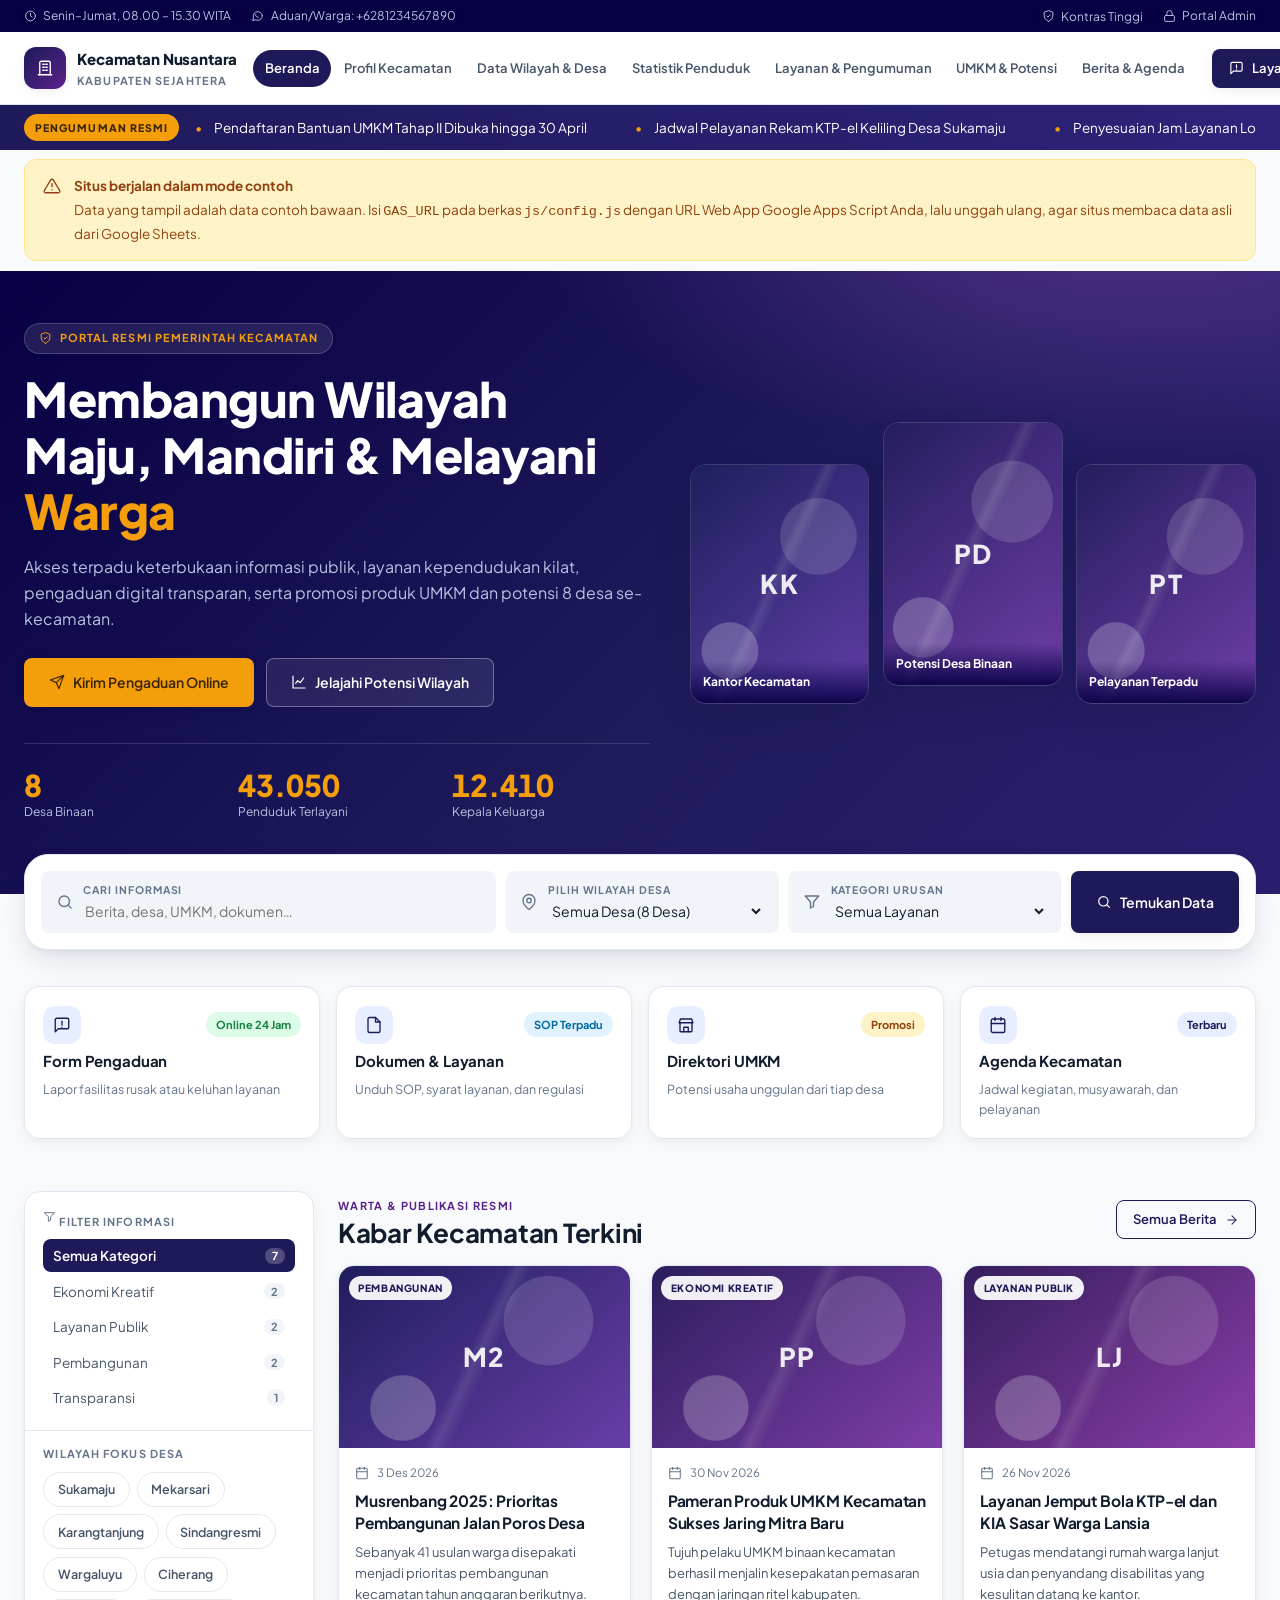
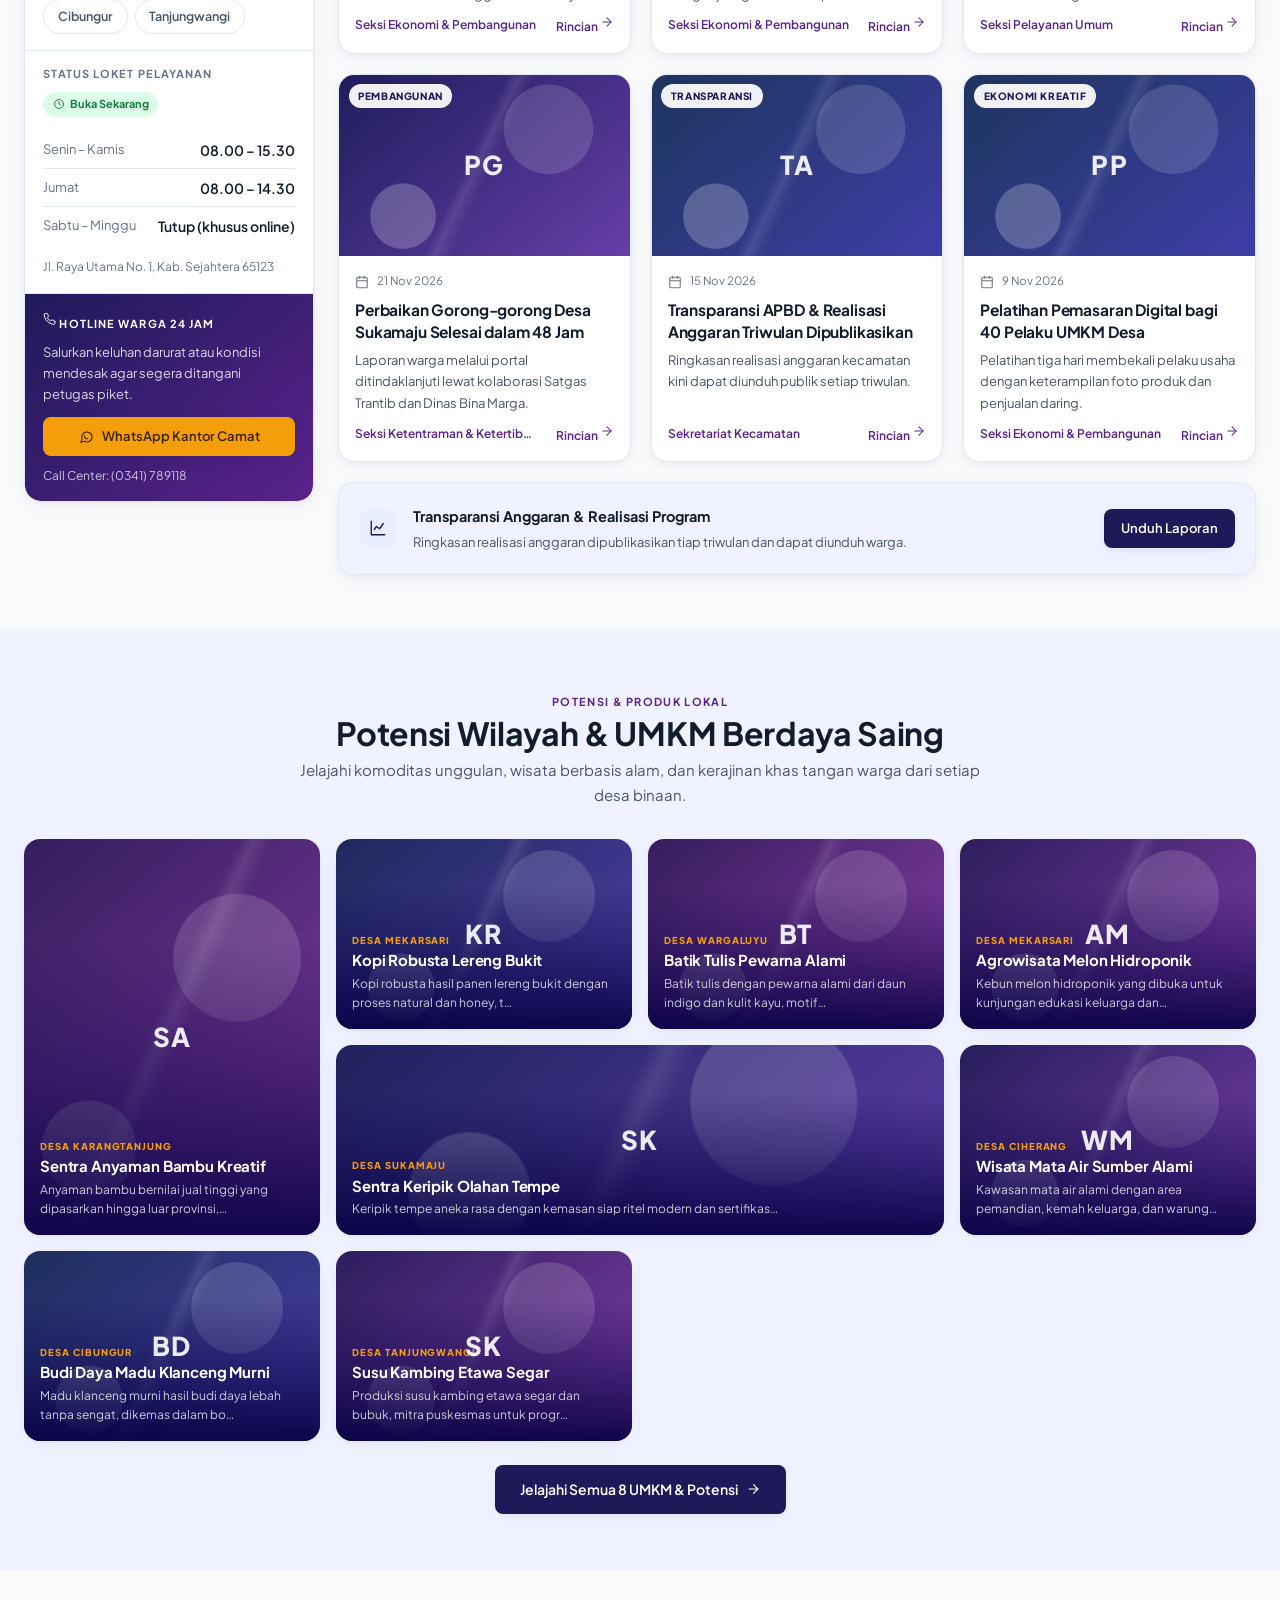
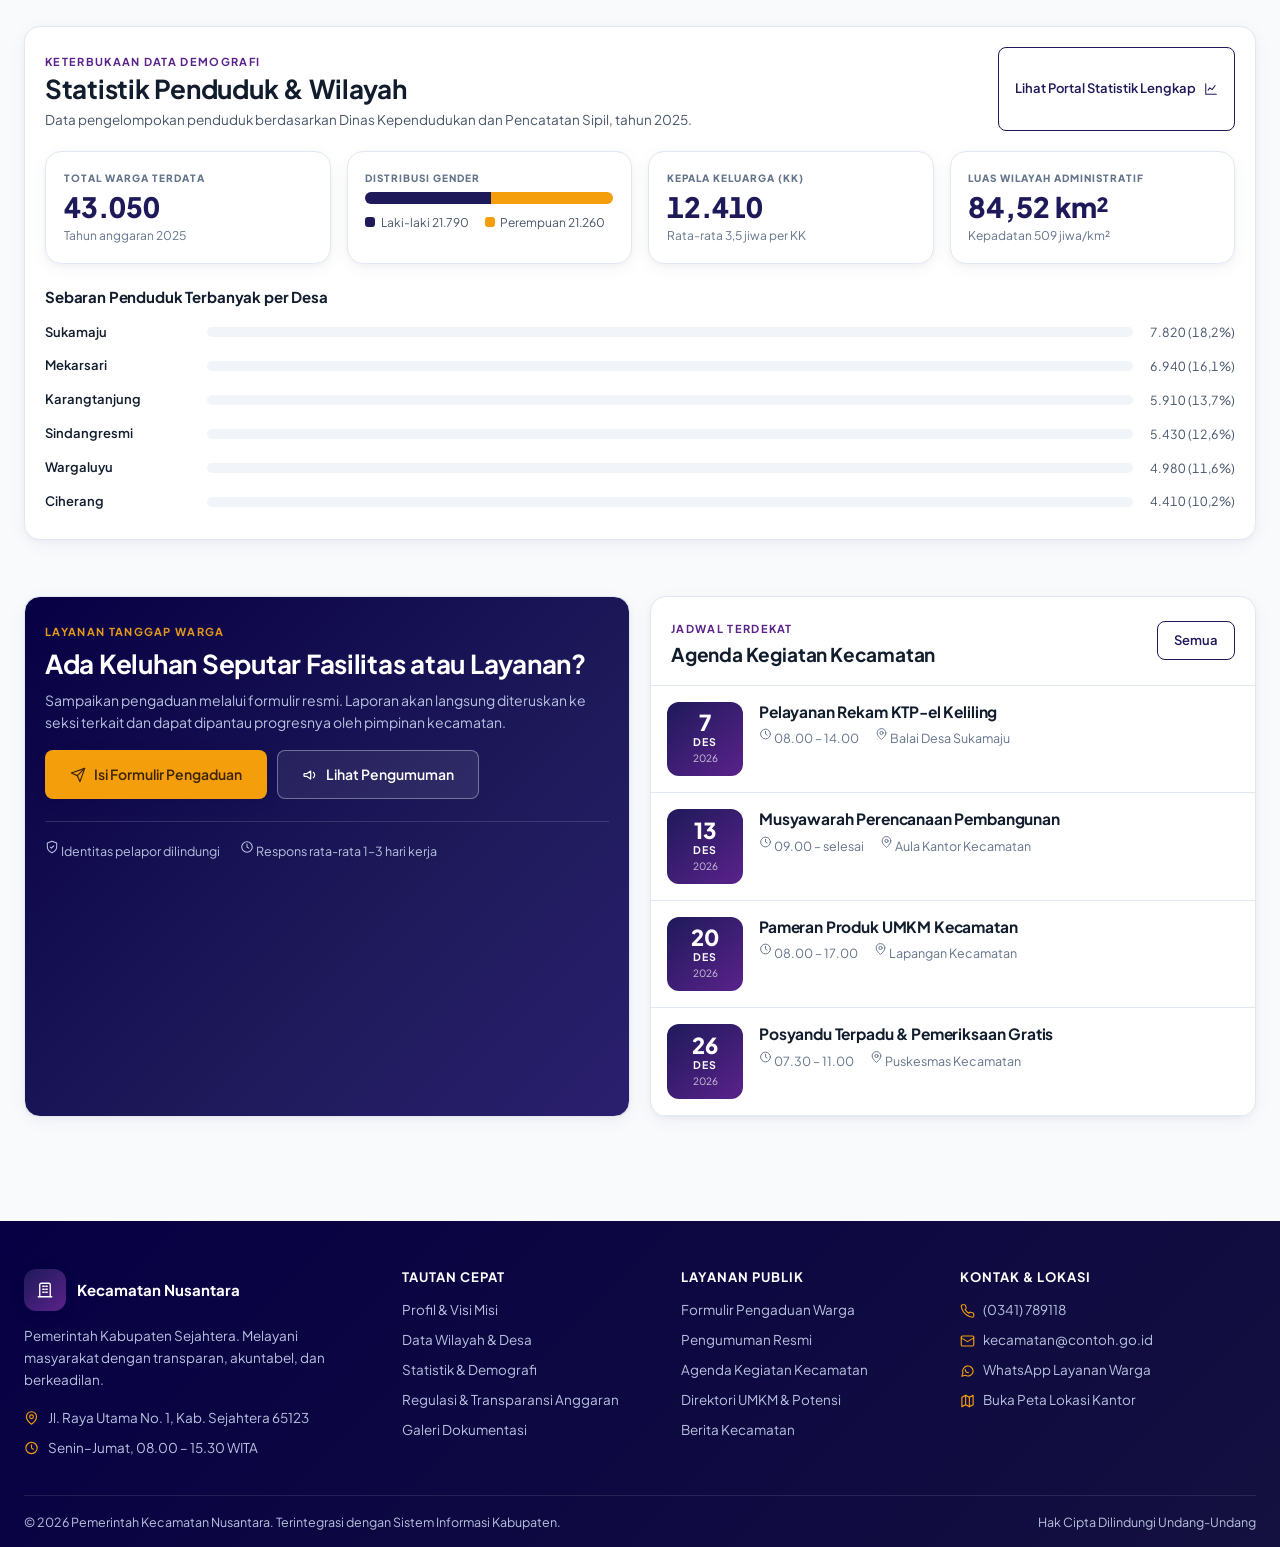
<file: index.html>
<!DOCTYPE html>
<html lang="id">
<head>
<meta charset="UTF-8">
<meta name="viewport" content="width=device-width, initial-scale=1">
<title>Portal Resmi Kantor Kecamatan</title>
<meta name="description" content="Portal resmi pemerintah kecamatan: profil wilayah, data desa, statistik penduduk, direktori UMKM, agenda kegiatan, pengumuman, berita, dokumen publik, serta layanan pengaduan warga secara daring.">
<meta name="theme-color" content="#1E1A5A">

<!-- Berbagi tautan (Open Graph) -->
<meta property="og:type" content="website">
<meta property="og:title" content="Portal Resmi Kantor Kecamatan">
<meta property="og:description" content="Informasi publik, data wilayah, dan layanan pengaduan warga dalam satu portal resmi kecamatan.">

<!-- Ikon sederhana berbasis SVG sebaris (tanpa berkas tambahan) -->
<link rel="icon" href="data:image/svg+xml,<svg xmlns='http://www.w3.org/2000/svg' viewBox='0 0 100 100'><rect width='100' height='100' rx='22' fill='%231E1A5A'/><path d='M22 74h56M30 74V38l20-14 20 14v36' stroke='%23E69A19' stroke-width='7' fill='none' stroke-linejoin='round'/></svg>">

<!-- Tipografi -->
<link rel="preconnect" href="https://fonts.googleapis.com">
<link rel="preconnect" href="https://fonts.gstatic.com" crossorigin>
<link href="https://fonts.googleapis.com/css2?family=Plus+Jakarta+Sans:wght@400;500;600;700;800&display=swap" rel="stylesheet">

<link rel="stylesheet" href="css/style.css">
</head>
<body>

<a class="skip-link" href="#konten">Lompat ke konten utama</a>

<!-- Bilah informasi atas -->
<div class="topbar" id="topbar"></div>

<!-- Header & navigasi -->
<header class="site-header" id="header"></header>

<!-- Teks berjalan pengumuman resmi -->
<div class="ticker" id="ticker"></div>

<!-- Pemberitahuan mode contoh (muncul hanya bila backend belum terhubung) -->
<div id="bilahMode"></div>

<!-- Konten halaman (diisi oleh perutean) -->
<main id="konten"></main>

<!-- Footer -->
<footer class="site-footer" id="footer"></footer>

<!-- Indikator memuat & notifikasi -->
<div class="loading-overlay" id="loading" aria-hidden="true"><div class="spinner" role="status" aria-label="Memuat"></div></div>
<div class="notif" id="notif" role="status" aria-live="polite"></div>

<!-- Skrip: urutan pemuatan wajib seperti ini -->
<script src="js/config.js"></script>
<script src="js/demo-data.js"></script>
<script src="js/ui.js"></script>
<script src="js/api.js"></script>
<script src="js/pages.js"></script>
<script src="js/pengaduan.js"></script>
<script src="js/app.js"></script>
</body>
</html>
</file>
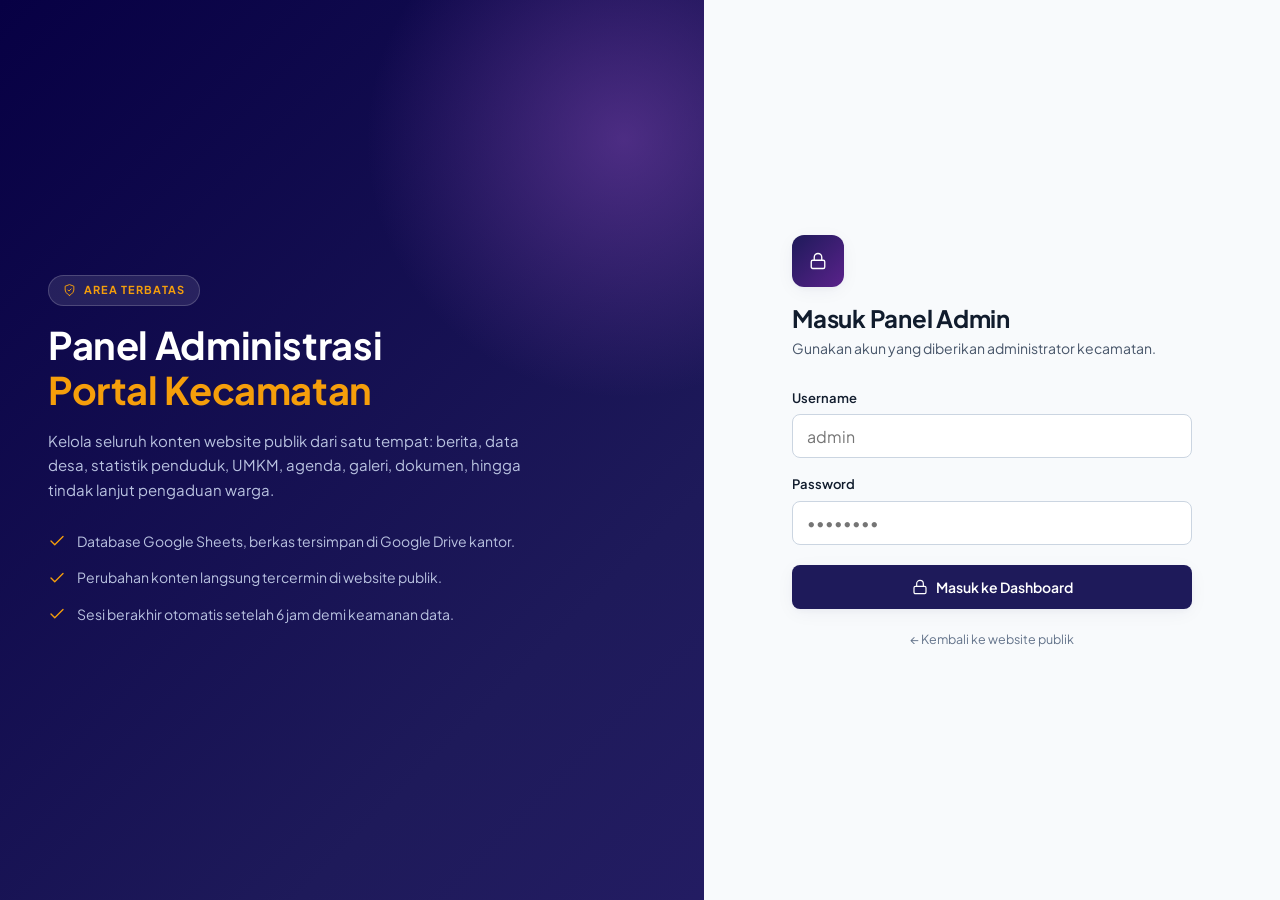
<file: admin.html>
<!DOCTYPE html>
<html lang="id">
<head>
<meta charset="UTF-8">
<meta name="viewport" content="width=device-width, initial-scale=1">
<title>Panel Administrasi — Portal Kecamatan</title>
<meta name="robots" content="noindex, nofollow">
<meta name="theme-color" content="#1E1A5A">

<link rel="icon" href="data:image/svg+xml,<svg xmlns='http://www.w3.org/2000/svg' viewBox='0 0 100 100'><rect width='100' height='100' rx='22' fill='%231E1A5A'/><path d='M30 46V34a20 20 0 0 1 40 0v12' stroke='%23E69A19' stroke-width='8' fill='none'/><rect x='24' y='46' width='52' height='34' rx='7' fill='%23E69A19'/></svg>">

<link rel="preconnect" href="https://fonts.googleapis.com">
<link rel="preconnect" href="https://fonts.gstatic.com" crossorigin>
<link href="https://fonts.googleapis.com/css2?family=Plus+Jakarta+Sans:wght@400;500;600;700;800&display=swap" rel="stylesheet">

<link rel="stylesheet" href="css/style.css">
<link rel="stylesheet" href="css/admin.css">
</head>
<body class="admin">

<!-- Seluruh antarmuka panel digambar oleh js/admin.js -->
<div id="app"></div>

<div class="loading-overlay" id="loading" aria-hidden="true"><div class="spinner" role="status" aria-label="Memuat"></div></div>
<div class="notif" id="notif" role="status" aria-live="polite"></div>

<script src="js/config.js"></script>
<script src="js/demo-data.js"></script>
<script src="js/ui.js"></script>
<script src="js/api.js"></script>
<script src="js/admin.js"></script>
</body>
</html>
</file>
<file: css/style.css>
/* ==========================================================================
   PORTAL RESMI KECAMATAN — SISTEM DESAIN
   Mengacu pada DESIGN.md: navy institusional, ungu royal, aksen emas.
   ========================================================================== */

/* --------------------------------------------------
   1. TOKEN DESAIN
   -------------------------------------------------- */
:root {
  /* Warna inti */
  --primary: #1E1A5A;
  --primary-deep: #070044;
  --primary-soft: #2D237A;
  --on-primary: #FFFFFF;
  --secondary: #5A228B;
  --secondary-bright: #7A44AC;
  --accent: #E69A19;
  --accent-bright: #F59E0B;

  /* Permukaan */
  --canvas: #F8FAFC;
  --card: #FFFFFF;
  --subtle: #F1F5F9;
  --container-low: #F0F3FF;
  --container: #E7EEFF;

  /* Teks */
  --text: #111C2D;
  --text-soft: #475569;
  --text-muted: #64748B;
  --on-dark: #ECF1FF;
  --on-dark-soft: #B9C2E0;

  /* Garis & status */
  --border: #E2E8F0;
  --border-strong: #CBD5E1;
  --success: #16A34A;
  --success-bg: #DCFCE7;
  --success-text: #15803D;
  --warning: #EA580C;
  --warning-bg: #FEF3C7;
  --warning-text: #92400E;
  --info: #0284C7;
  --info-bg: #E0F2FE;
  --info-text: #0369A1;
  --danger: #BA1A1A;
  --danger-bg: #FFDAD6;

  /* Sudut */
  --r-sm: .25rem;
  --r: .5rem;
  --r-md: .75rem;
  --r-lg: 1rem;
  --r-xl: 1.5rem;
  --r-full: 9999px;

  /* Elevasi */
  --e1: 0 4px 20px -2px rgba(30,26,90,.06), 0 2px 6px -1px rgba(30,26,90,.04);
  --e2: 0 12px 28px -4px rgba(30,26,90,.12), 0 4px 10px -2px rgba(30,26,90,.06);
  --e3: 0 20px 40px -6px rgba(15,23,42,.18);

  /* Ruang */
  --gutter: 1.5rem;
  --maxw: 1280px;

  --font: 'Plus Jakarta Sans', -apple-system, BlinkMacSystemFont, 'Segoe UI', Roboto, sans-serif;
}

/* Mode kontras tinggi (aksesibilitas) */
body.kontras-tinggi {
  --text: #000000;
  --text-soft: #1F2937;
  --text-muted: #374151;
  --border: #94A3B8;
  --border-strong: #475569;
  --canvas: #FFFFFF;
  --subtle: #EEF2F7;
}
body.kontras-tinggi a { text-decoration: underline; }

/* --------------------------------------------------
   2. DASAR
   -------------------------------------------------- */
*, *::before, *::after { box-sizing: border-box; }

html { scroll-behavior: smooth; }

body {
  margin: 0;
  font-family: var(--font);
  font-size: 16px;
  line-height: 1.625;
  color: var(--text);
  background: var(--canvas);
  -webkit-font-smoothing: antialiased;
}

img { max-width: 100%; display: block; }
a { color: inherit; text-decoration: none; }
button, input, select, textarea { font-family: inherit; font-size: inherit; }

h1, h2, h3, h4 { margin: 0 0 .5rem; line-height: 1.25; font-weight: 700; letter-spacing: -.01em; }
p { margin: 0 0 1rem; }

.wrap { width: 100%; max-width: var(--maxw); margin-inline: auto; padding-inline: var(--gutter); }

.visually-hidden {
  position: absolute; width: 1px; height: 1px; overflow: hidden;
  clip: rect(0 0 0 0); white-space: nowrap;
}

:focus-visible { outline: 3px solid var(--secondary); outline-offset: 2px; border-radius: var(--r-sm); }

/* Lompat ke konten */
.skip-link {
  position: absolute; left: -999px; top: 0; z-index: 999;
  background: var(--accent); color: var(--primary-deep);
  padding: .75rem 1.25rem; font-weight: 700; border-radius: 0 0 var(--r) 0;
}
.skip-link:focus { left: 0; }

/* --------------------------------------------------
   3. TIPOGRAFI UTILITAS
   -------------------------------------------------- */
.eyebrow {
  display: inline-flex; align-items: center; gap: .45rem;
  font-size: 11px; font-weight: 700; letter-spacing: .12em; text-transform: uppercase;
  color: var(--accent);
}
.eyebrow.dark { color: var(--secondary); }
.section-title { font-size: 32px; line-height: 1.25; margin-bottom: .35rem; }
.section-sub { color: var(--text-soft); font-size: 15px; max-width: 62ch; margin: 0 auto; }
.section-head { text-align: center; margin-bottom: 2rem; }
.text-muted { color: var(--text-muted); }
.num { font-variant-numeric: tabular-nums; }

/* --------------------------------------------------
   4. TOMBOL
   -------------------------------------------------- */
.btn {
  display: inline-flex; align-items: center; justify-content: center; gap: .5rem;
  padding: .75rem 1.5rem; border-radius: var(--r); border: 1.5px solid transparent;
  font-weight: 600; font-size: 14px; cursor: pointer; white-space: nowrap;
  transition: transform .18s ease, box-shadow .18s ease, background .18s ease, color .18s ease;
}
.btn:hover { transform: translateY(-2px); }
.btn:active { transform: translateY(0); }
.btn:disabled { opacity: .6; cursor: not-allowed; transform: none; }

.btn-primary { background: var(--primary); color: #fff; box-shadow: var(--e1); }
.btn-primary:hover { background: var(--primary-soft); box-shadow: var(--e2); }

.btn-secondary { background: var(--secondary); color: #fff; box-shadow: var(--e1); }
.btn-secondary:hover { background: var(--secondary-bright); box-shadow: var(--e2); }

.btn-accent { background: var(--accent-bright); color: #3B2500; box-shadow: var(--e1); }
.btn-accent:hover { background: var(--accent); }

.btn-outline { border-color: var(--primary); color: var(--primary); background: transparent; }
.btn-outline:hover { background: var(--subtle); }

.btn-ghost-light { border-color: rgba(255,255,255,.35); color: #fff; background: rgba(255,255,255,.08); }
.btn-ghost-light:hover { background: rgba(255,255,255,.18); }

.btn-sm { padding: .5rem 1rem; font-size: 13px; }
.btn-block { width: 100%; }

/* --------------------------------------------------
   5. TOPBAR + HEADER
   -------------------------------------------------- */
.topbar {
  background: var(--primary-deep); color: var(--on-dark-soft);
  font-size: 12px; padding: .4rem 0;
}
.topbar .wrap { display: flex; align-items: center; justify-content: space-between; gap: 1rem; flex-wrap: wrap; }
.topbar-left, .topbar-right { display: flex; align-items: center; gap: 1.25rem; flex-wrap: wrap; }
.topbar-item { display: inline-flex; align-items: center; gap: .4rem; }
.topbar button {
  background: none; border: none; color: inherit; cursor: pointer;
  font-size: 12px; display: inline-flex; align-items: center; gap: .35rem; padding: 0;
}
.topbar button:hover { color: #fff; }

.site-header {
  position: sticky; top: 0; z-index: 60;
  background: rgba(255,255,255,.95); backdrop-filter: blur(8px);
  border-bottom: 1px solid var(--border);
}
.site-header .wrap { display: flex; align-items: center; gap: 1rem; min-height: 72px; }

.brand { display: flex; align-items: center; gap: .7rem; margin-right: auto; }
.brand-mark {
  width: 42px; height: 42px; flex: none; border-radius: var(--r-md);
  background: linear-gradient(135deg, var(--primary) 0%, var(--secondary) 100%);
  display: grid; place-items: center; color: #fff; box-shadow: var(--e1);
}
.brand-mark.brand-logo { background: #fff; border: 1px solid var(--border); padding: 3px; overflow: hidden; }
.brand-mark.brand-logo img { width: 100%; height: 100%; object-fit: contain; }
.site-footer .brand-mark.brand-logo { background: rgba(255,255,255,.92); }

.brand-text strong { display: block; font-size: 15px; font-weight: 800; letter-spacing: -.01em; white-space: nowrap; }
.brand-text span { display: block; font-size: 11px; font-weight: 700; letter-spacing: .1em; text-transform: uppercase; color: var(--text-muted); }

.main-nav { display: flex; align-items: center; gap: .15rem; }
.main-nav a {
  padding: .5rem .7rem; border-radius: var(--r-full); font-size: 13px; font-weight: 600; white-space: nowrap;
  color: var(--text-soft); transition: background .15s ease, color .15s ease;
}
.main-nav a:hover { background: var(--subtle); color: var(--primary); }
.main-nav a.active { background: var(--primary); color: #fff; }

.header-cta { display: flex; align-items: center; gap: .5rem; }
.nav-toggle {
  display: none; background: var(--primary); color: #fff; border: none;
  width: 42px; height: 42px; border-radius: var(--r); cursor: pointer;
}

/* --------------------------------------------------
   6. TICKER PENGUMUMAN
   -------------------------------------------------- */
.ticker {
  background: linear-gradient(90deg, var(--primary) 0%, var(--primary-soft) 100%);
  color: #fff; overflow: hidden;
}
.ticker .wrap { display: flex; align-items: center; gap: 1rem; padding-block: .55rem; }
.ticker-badge {
  flex: none; background: var(--accent-bright); color: #3B2500;
  font-size: 10.5px; font-weight: 800; letter-spacing: .1em; text-transform: uppercase;
  padding: .3rem .7rem; border-radius: var(--r-full);
}
.ticker-viewport { flex: 1; overflow: hidden; position: relative; }
.ticker-track {
  display: inline-flex; gap: 3rem; white-space: nowrap;
  animation: tickerScroll 42s linear infinite;
  font-size: 13.5px;
}
.ticker-viewport:hover .ticker-track { animation-play-state: paused; }
.ticker-track span::before { content: '•'; color: var(--accent-bright); margin-right: .75rem; }
@keyframes tickerScroll {
  from { transform: translateX(0); }
  to   { transform: translateX(-50%); }
}
@media (prefers-reduced-motion: reduce) {
  .ticker-track { animation: none; }
}

/* --------------------------------------------------
   7. HERO
   -------------------------------------------------- */
.hero {
  background:
    radial-gradient(1000px 420px at 88% -10%, rgba(122,68,172,.55), transparent 60%),
    linear-gradient(135deg, var(--primary-deep) 0%, var(--primary) 55%, #2A1F6E 100%);
  color: #fff; padding: 3.25rem 0 4.5rem; position: relative; overflow: hidden;
}
.hero::after {
  content: ''; position: absolute; inset: auto 0 0 0; height: 90px;
  background: linear-gradient(to bottom, transparent, rgba(248,250,252,.0));
}
.hero-grid { display: grid; grid-template-columns: 1.05fr .95fr; gap: 2.5rem; align-items: center; }
.hero-badge {
  display: inline-flex; align-items: center; gap: .5rem;
  background: rgba(255,255,255,.1); border: 1px solid rgba(255,255,255,.18);
  padding: .35rem .85rem; border-radius: var(--r-full);
  font-size: 11px; font-weight: 700; letter-spacing: .1em; text-transform: uppercase;
  color: var(--accent-bright); margin-bottom: 1.1rem;
}
.hero h1 { font-size: 48px; line-height: 1.16; font-weight: 800; margin-bottom: 1rem; }
.hero h1 em { font-style: normal; color: var(--accent-bright); }
.hero p.lead { color: var(--on-dark-soft); font-size: 16px; max-width: 54ch; margin-bottom: 1.6rem; }
.hero-actions { display: flex; gap: .75rem; flex-wrap: wrap; }

.hero-stats {
  display: grid; grid-template-columns: repeat(3, 1fr); gap: 1rem;
  margin-top: 2.25rem; padding-top: 1.6rem; border-top: 1px solid rgba(255,255,255,.14);
}
.hero-stats .val { font-size: 30px; font-weight: 800; color: var(--accent-bright); line-height: 1.1; }
.hero-stats .lbl { font-size: 12px; color: var(--on-dark-soft); }

.hero-cards { display: grid; grid-template-columns: repeat(3, 1fr); gap: .85rem; align-items: end; }
.hero-card {
  border-radius: var(--r-lg); overflow: hidden; position: relative;
  box-shadow: var(--e3); border: 1px solid rgba(255,255,255,.16);
  aspect-ratio: 3/4;
}
.hero-card:nth-child(2) { transform: translateY(-18px); aspect-ratio: 3/4.4; }
.hero-card .cap {
  position: absolute; left: 0; right: 0; bottom: 0; padding: .7rem .75rem;
  background: linear-gradient(to top, rgba(7,0,68,.92), transparent);
  font-size: 12px; font-weight: 700;
}
.hero-card .tag {
  position: absolute; top: .55rem; left: .55rem;
  background: rgba(7,0,68,.72); backdrop-filter: blur(4px);
  font-size: 9.5px; font-weight: 800; letter-spacing: .08em; text-transform: uppercase;
  padding: .22rem .5rem; border-radius: var(--r-full); color: var(--accent-bright);
}

/* Gambar pengganti (tanpa berkas eksternal) */
.ph {
  width: 100%; height: 100%;
  background: linear-gradient(140deg, hsl(var(--h,245) 52% 24%), hsl(calc(var(--h,245) + 22) 46% 45%));
  position: relative;
}
.ph::after {
  content: ''; position: absolute; inset: 0;
  background-image:
    radial-gradient(circle at 22% 78%, rgba(255,255,255,.22) 0 12%, transparent 12.5%),
    radial-gradient(circle at 72% 30%, rgba(255,255,255,.14) 0 18%, transparent 18.5%),
    linear-gradient(115deg, transparent 45%, rgba(255,255,255,.1) 48%, transparent 52%);
}
.ph-label {
  position: absolute; inset: 0; display: grid; place-items: center; z-index: 1;
  color: rgba(255,255,255,.9); font-size: 26px; font-weight: 800; letter-spacing: .05em;
}

/* --------------------------------------------------
   8. KOTAK PENCARIAN MENGAMBANG
   -------------------------------------------------- */
.search-panel {
  background: var(--card); border: 1px solid var(--border); border-radius: var(--r-xl);
  box-shadow: var(--e2); padding: 1rem; margin-top: -2.5rem; position: relative; z-index: 5;
}
.search-row { display: grid; grid-template-columns: 2fr 1.2fr 1.2fr auto; gap: .6rem; }
.search-field {
  display: flex; align-items: center; gap: .6rem; background: var(--subtle);
  border: 1.5px solid transparent; border-radius: var(--r); padding: .55rem .85rem;
}
.search-field:focus-within { border-color: var(--secondary); background: #fff; }
.search-field svg { flex: none; color: var(--text-muted); }
.search-field input, .search-field select {
  border: none; background: transparent; width: 100%; outline: none; font-size: 14px; color: var(--text);
}
.search-field label {
  display: block; font-size: 10.5px; font-weight: 700; letter-spacing: .09em;
  text-transform: uppercase; color: var(--text-muted);
}

/* --------------------------------------------------
   9. SECTION & KARTU
   -------------------------------------------------- */
.section { padding: 3.5rem 0; }
.section.tight { padding: 2.25rem 0; }
.section.alt { background: var(--container-low); }
.section.dark {
  background: linear-gradient(135deg, var(--primary-deep), var(--primary) 60%, #2A1F6E);
  color: #fff;
}
.section.dark .section-sub { color: var(--on-dark-soft); }

.card {
  background: var(--card); border: 1px solid var(--border); border-radius: var(--r-lg);
  box-shadow: var(--e1); overflow: hidden;
}
.card-pad { padding: 1.25rem; }
.card-link { display: block; transition: transform .18s ease, box-shadow .18s ease; }
.card-link:hover { transform: translateY(-2px); box-shadow: var(--e2); }

.grid { display: grid; gap: 1.25rem; }
.grid-2 { grid-template-columns: repeat(2, 1fr); }
.grid-3 { grid-template-columns: repeat(3, 1fr); }
.grid-4 { grid-template-columns: repeat(4, 1fr); }

/* Kartu akses cepat */
.quick-grid { display: grid; grid-template-columns: repeat(4, 1fr); gap: 1rem; }
.quick-card {
  background: var(--card); border: 1px solid var(--border); border-radius: var(--r-lg);
  padding: 1.15rem; box-shadow: var(--e1); display: flex; flex-direction: column; gap: .5rem;
  transition: transform .18s ease, box-shadow .18s ease;
}
.quick-card:hover { transform: translateY(-2px); box-shadow: var(--e2); }
.quick-top { display: flex; align-items: center; justify-content: space-between; }
.quick-icon {
  width: 38px; height: 38px; border-radius: var(--r-md); display: grid; place-items: center;
  background: var(--container); color: var(--primary);
}
.quick-card h3 { font-size: 15px; margin: 0; }
.quick-card p { font-size: 12.5px; color: var(--text-muted); margin: 0; }

/* Lencana */
.badge {
  display: inline-flex; align-items: center; gap: .3rem;
  font-size: 11px; font-weight: 700; padding: .22rem .6rem; border-radius: var(--r-full);
  background: var(--subtle); color: var(--text-soft); white-space: nowrap;
}
.badge-accent  { background: #FEF3C7; color: #92400E; }
.badge-info    { background: var(--info-bg); color: var(--info-text); }
.badge-success { background: var(--success-bg); color: var(--success-text); }
.badge-warning { background: var(--warning-bg); color: var(--warning-text); }
.badge-primary { background: var(--container); color: var(--primary); }
.badge-danger  { background: var(--danger-bg); color: #93000A; }

/* Chip filter */
.chips { display: flex; flex-wrap: wrap; gap: .45rem; }
.chip {
  border: 1px solid var(--border); background: #fff; color: var(--text-soft);
  padding: .4rem .85rem; border-radius: var(--r-full); font-size: 12.5px; font-weight: 600;
  cursor: pointer; transition: all .15s ease;
}
.chip:hover { border-color: var(--primary); color: var(--primary); }
.chip.active { background: var(--primary); color: #fff; border-color: var(--primary); }

/* --------------------------------------------------
   10. BERITA
   -------------------------------------------------- */
.news-layout { display: grid; grid-template-columns: 290px 1fr; gap: 1.5rem; align-items: start; }
.filter-panel { position: sticky; top: 90px; }
.filter-block { padding: 1rem 1.15rem; border-bottom: 1px solid var(--border); }
.filter-block:last-child { border-bottom: none; }
.filter-block h4 {
  font-size: 11px; letter-spacing: .1em; text-transform: uppercase;
  color: var(--text-muted); margin-bottom: .7rem;
}
.filter-list { display: flex; flex-direction: column; gap: .15rem; }
.filter-list button {
  display: flex; align-items: center; justify-content: space-between; gap: .5rem;
  width: 100%; text-align: left; background: none; border: none; cursor: pointer;
  padding: .5rem .6rem; border-radius: var(--r); font-size: 13.5px; color: var(--text-soft);
}
.filter-list button:hover { background: var(--subtle); }
.filter-list button.active { background: var(--primary); color: #fff; font-weight: 600; }
.filter-list button.active .count { background: rgba(255,255,255,.22); color: #fff; }
.count {
  font-size: 11px; font-weight: 700; background: var(--subtle); color: var(--text-muted);
  padding: .1rem .45rem; border-radius: var(--r-full);
}

.news-card { display: flex; flex-direction: column; height: 100%; }
.news-thumb { aspect-ratio: 16/10; position: relative; }
.news-thumb .tag {
  position: absolute; top: .6rem; left: .6rem;
  background: rgba(255,255,255,.93); color: var(--primary);
  font-size: 10px; font-weight: 800; letter-spacing: .06em; text-transform: uppercase;
  padding: .25rem .6rem; border-radius: var(--r-full);
}
.news-body { padding: 1rem; display: flex; flex-direction: column; gap: .5rem; flex: 1; }
.news-meta { display: flex; align-items: center; gap: .5rem; font-size: 11.5px; color: var(--text-muted); }
.news-body h3 { font-size: 15.5px; line-height: 1.4; margin: 0; }
.news-body p { font-size: 13px; color: var(--text-soft); margin: 0; flex: 1; }
.news-foot { display: flex; align-items: center; justify-content: space-between; font-size: 12px; color: var(--secondary); font-weight: 600; }

/* Artikel detail */
.article { max-width: 780px; margin-inline: auto; }
.article-hero { aspect-ratio: 21/9; border-radius: var(--r-lg); overflow: hidden; margin-bottom: 1.5rem; box-shadow: var(--e1); }
.article h1 { font-size: 32px; line-height: 1.22; }
.article .lead { font-size: 17px; color: var(--text-soft); }
.article-body { font-size: 16px; line-height: 1.8; color: var(--text-soft); }
.article-body p { margin-bottom: 1.15rem; }

/* --------------------------------------------------
   11. POTENSI / UMKM (mosaik)
   -------------------------------------------------- */
.mosaic { display: grid; grid-template-columns: repeat(4, 1fr); gap: 1rem; }
.mosaic-item {
  position: relative; border-radius: var(--r-lg); overflow: hidden; min-height: 190px;
  box-shadow: var(--e1); transition: transform .18s ease, box-shadow .18s ease;
}
.mosaic-item:hover { transform: translateY(-2px); box-shadow: var(--e2); }
.mosaic-item.wide { grid-column: span 2; }
.mosaic-item.tall { grid-row: span 2; min-height: 100%; }
.mosaic-overlay {
  position: absolute; inset: 0; display: flex; flex-direction: column; justify-content: flex-end;
  padding: 1rem; color: #fff;
  background: linear-gradient(to top, rgba(7,0,68,.92) 0%, rgba(7,0,68,.35) 45%, transparent 75%);
}
.mosaic-overlay .desa {
  font-size: 9.5px; font-weight: 800; letter-spacing: .1em; text-transform: uppercase;
  color: var(--accent-bright); margin-bottom: .2rem;
}
.mosaic-overlay h3 { font-size: 15px; margin: 0; }
.mosaic-overlay p { font-size: 12px; color: rgba(255,255,255,.78); margin: .25rem 0 0; }

/* --------------------------------------------------
   12. STATISTIK
   -------------------------------------------------- */
.stat-grid { display: grid; grid-template-columns: repeat(4, 1fr); gap: 1rem; }
.stat-card {
  background: var(--card); border: 1px solid var(--border); border-radius: var(--r-lg);
  padding: 1.1rem; box-shadow: var(--e1);
}
.stat-card .lbl {
  font-size: 10px; font-weight: 800; letter-spacing: .1em; text-transform: uppercase;
  color: var(--text-muted); margin-bottom: .35rem;
}
.stat-card .val { font-size: 28px; font-weight: 800; color: var(--primary); line-height: 1.1; }
.stat-card .sub { font-size: 12px; color: var(--text-muted); margin-top: .25rem; }

/* Grafik batang murni CSS/SVG */
.bar-row { display: grid; grid-template-columns: 150px 1fr 90px; gap: .75rem; align-items: center; padding: .4rem 0; }
.bar-row .name { font-size: 13px; font-weight: 600; }
.bar-track { background: var(--subtle); border-radius: var(--r-full); height: 10px; overflow: hidden; }
.bar-fill {
  height: 100%; border-radius: var(--r-full);
  background: linear-gradient(90deg, var(--primary), var(--secondary-bright));
  transition: width .6s cubic-bezier(.4,0,.2,1);
}
.bar-row .amt { font-size: 12.5px; text-align: right; color: var(--text-soft); font-variant-numeric: tabular-nums; }

.split-bar { display: flex; height: 12px; border-radius: var(--r-full); overflow: hidden; background: var(--subtle); }
.split-bar i { display: block; height: 100%; }
.legend { display: flex; gap: 1rem; flex-wrap: wrap; font-size: 12px; color: var(--text-soft); margin-top: .6rem; }
.legend i { width: 10px; height: 10px; border-radius: 3px; display: inline-block; margin-right: .35rem; }

/* Tabel data */
.table-wrap { overflow-x: auto; border: 1px solid var(--border); border-radius: var(--r-lg); background: #fff; }
table.data { width: 100%; border-collapse: collapse; font-size: 13.5px; min-width: 640px; }
table.data thead th {
  background: var(--subtle); text-align: left; padding: .75rem .9rem;
  font-size: 11px; font-weight: 800; letter-spacing: .07em; text-transform: uppercase; color: var(--text-muted);
  border-bottom: 1px solid var(--border); white-space: nowrap;
}
table.data tbody td { padding: .7rem .9rem; border-bottom: 1px solid var(--border); vertical-align: top; }
table.data tbody tr:nth-child(even) { background: #F8FAFC; }
table.data tbody tr:hover { background: var(--container-low); }
table.data td.num, table.data th.num { text-align: right; font-variant-numeric: tabular-nums; }
table.data tbody tr:last-child td { border-bottom: none; }

/* --------------------------------------------------
   13. FORMULIR
   -------------------------------------------------- */
.form-grid { display: grid; gap: 1rem; }
.form-grid.cols-2 { grid-template-columns: 1fr 1fr; }
.field { display: flex; flex-direction: column; gap: .35rem; }
.field label { font-size: 13px; font-weight: 600; color: var(--text); }
.field .hint { font-size: 11.5px; color: var(--text-muted); }
.field .req { color: var(--danger); }
.field input, .field select, .field textarea {
  min-height: 44px; padding: .6rem .85rem; border: 1.5px solid var(--border-strong);
  border-radius: var(--r); background: #fff; color: var(--text); outline: none;
  transition: border-color .15s ease, box-shadow .15s ease;
}
.field textarea { min-height: 120px; resize: vertical; line-height: 1.6; }
.field input:focus, .field select:focus, .field textarea:focus {
  border-color: var(--secondary); box-shadow: 0 0 0 4px rgba(90,34,139,.12);
}
.field input.invalid, .field textarea.invalid, .field select.invalid { border-color: var(--danger); }
.field-error { font-size: 12px; color: var(--danger); }

.dropzone {
  border: 1.5px dashed #94A3B8; border-radius: var(--r-md); background: #F8FAFC;
  padding: 1.5rem; text-align: center; cursor: pointer; transition: all .18s ease;
}
.dropzone:hover, .dropzone.drag { border-color: var(--secondary); background: #F5F0FB; }
.dropzone .dz-icon { color: var(--secondary); margin-bottom: .5rem; }
.dropzone p { margin: 0; font-size: 13.5px; color: var(--text-soft); }
.dropzone small { color: var(--text-muted); font-size: 11.5px; }

.file-list { display: flex; flex-direction: column; gap: .5rem; margin-top: .75rem; }
.file-item {
  display: flex; align-items: center; gap: .75rem; padding: .55rem .7rem;
  border: 1px solid var(--border); border-radius: var(--r); background: #fff; font-size: 13px;
}
.file-item .fi-thumb { width: 38px; height: 38px; border-radius: var(--r-sm); overflow: hidden; flex: none; background: var(--subtle); }
.file-item .fi-thumb img { width: 100%; height: 100%; object-fit: cover; }
.file-item .fi-meta { flex: 1; min-width: 0; }
.file-item .fi-meta strong { display: block; font-size: 13px; font-weight: 600; overflow: hidden; text-overflow: ellipsis; white-space: nowrap; }
.file-item .fi-meta span { font-size: 11.5px; color: var(--text-muted); }
.file-item button { background: none; border: none; color: var(--danger); cursor: pointer; padding: .25rem; }

.checkbox-row { display: flex; align-items: flex-start; gap: .6rem; font-size: 13px; color: var(--text-soft); }
.checkbox-row input { min-height: auto; width: 18px; height: 18px; margin-top: .15rem; flex: none; accent-color: var(--secondary); }

/* --------------------------------------------------
   14. PANEL SAMPING PENGADUAN
   -------------------------------------------------- */
.aside-card { background: var(--card); border: 1px solid var(--border); border-radius: var(--r-lg); box-shadow: var(--e1); }
.aside-card h4 { font-size: 13px; padding: .9rem 1rem; border-bottom: 1px solid var(--border); margin: 0; display: flex; align-items: center; gap: .5rem; }
.aside-card .body { padding: 1rem; }

.timeline { list-style: none; margin: 0; padding: 0; }
.timeline li { position: relative; padding: 0 0 1.1rem 1.6rem; }
.timeline li::before {
  content: ''; position: absolute; left: 0; top: .35rem;
  width: 10px; height: 10px; border-radius: 50%; background: var(--primary);
  box-shadow: 0 0 0 3px var(--container);
}
.timeline li::after {
  content: ''; position: absolute; left: 4.5px; top: 1.1rem; bottom: 0; width: 1.5px; background: var(--border);
}
.timeline li:last-child { padding-bottom: 0; }
.timeline li:last-child::after { display: none; }
.timeline strong { display: block; font-size: 13px; }
.timeline span { font-size: 12px; color: var(--text-muted); }

.accordion-item { border-bottom: 1px solid var(--border); }
.accordion-item:last-child { border-bottom: none; }
.accordion-btn {
  width: 100%; text-align: left; background: none; border: none; cursor: pointer;
  padding: .8rem 0; font-size: 13.5px; font-weight: 600; color: var(--text);
  display: flex; align-items: center; justify-content: space-between; gap: .75rem;
}
.accordion-panel { display: none; padding: 0 0 .9rem; font-size: 13px; color: var(--text-soft); }
.accordion-item.open .accordion-panel { display: block; }
.accordion-item.open .accordion-btn svg { transform: rotate(180deg); }
.accordion-btn svg { transition: transform .2s ease; flex: none; }

.contact-row {
  display: flex; align-items: center; gap: .75rem; padding: .7rem 0; border-bottom: 1px dashed var(--border);
}
.contact-row:last-child { border-bottom: none; }
.contact-row .ci {
  width: 34px; height: 34px; border-radius: var(--r); display: grid; place-items: center; flex: none;
  background: var(--container); color: var(--primary);
}
.contact-row .cm { flex: 1; font-size: 13px; }
.contact-row .cm strong { display: block; font-weight: 600; }
.contact-row .cm span { color: var(--danger); font-weight: 700; font-size: 13px; }

/* --------------------------------------------------
   15. GALERI
   -------------------------------------------------- */
.gallery-grid { display: grid; grid-template-columns: repeat(4, 1fr); gap: 1rem; }
.gallery-item {
  position: relative; aspect-ratio: 4/3; border-radius: var(--r-lg); overflow: hidden;
  cursor: pointer; box-shadow: var(--e1); transition: transform .18s ease, box-shadow .18s ease;
}
.gallery-item:hover { transform: translateY(-2px); box-shadow: var(--e2); }
.gallery-item img { width: 100%; height: 100%; object-fit: cover; }
.gallery-cap {
  position: absolute; inset: auto 0 0 0; padding: .7rem;
  background: linear-gradient(to top, rgba(7,0,68,.9), transparent); color: #fff; font-size: 12.5px; font-weight: 600;
}

.lightbox {
  position: fixed; inset: 0; z-index: 200; background: rgba(7,0,68,.9);
  backdrop-filter: blur(8px); display: none; place-items: center; padding: 2rem;
}
.lightbox.open { display: grid; }
.lightbox-inner { max-width: 900px; width: 100%; }
.lightbox-inner .frame { aspect-ratio: 16/10; border-radius: var(--r-lg); overflow: hidden; box-shadow: var(--e3); }
.lightbox-inner .frame img { width: 100%; height: 100%; object-fit: contain; background: #0B0640; }
.lightbox-cap { color: #fff; text-align: center; margin-top: 1rem; }
.lightbox-close {
  position: absolute; top: 1.25rem; right: 1.25rem; width: 42px; height: 42px;
  border-radius: 50%; border: none; background: rgba(255,255,255,.15); color: #fff; cursor: pointer;
}

/* --------------------------------------------------
   16. PETA & PROFIL
   -------------------------------------------------- */
.map-frame {
  border-radius: var(--r-lg); overflow: hidden; border: 1px solid var(--border);
  box-shadow: var(--e1); background: var(--subtle); min-height: 320px;
}
.map-frame iframe { width: 100%; height: 100%; min-height: 320px; border: 0; display: block; }

.profil-block { border-left: 3px solid var(--accent); padding-left: 1.1rem; margin-bottom: 1.75rem; }
.profil-block h3 { font-size: 20px; }
.profil-block .isi { white-space: pre-line; color: var(--text-soft); }

.info-list { display: grid; gap: .1rem; }
.info-row {
  display: grid; grid-template-columns: 180px 1fr; gap: 1rem; padding: .7rem 0;
  border-bottom: 1px solid var(--border); font-size: 14px;
}
.info-row:last-child { border-bottom: none; }
.info-row dt { color: var(--text-muted); font-size: 13px; }
.info-row dd { margin: 0; font-weight: 600; }

/* --------------------------------------------------
   17. AGENDA & DOKUMEN
   -------------------------------------------------- */
.agenda-item { display: grid; grid-template-columns: 76px 1fr; gap: 1rem; padding: 1rem; align-items: start; }
.agenda-date {
  background: linear-gradient(140deg, var(--primary), var(--secondary)); color: #fff;
  border-radius: var(--r-md); text-align: center; padding: .6rem .3rem;
}
.agenda-date .d { font-size: 22px; font-weight: 800; line-height: 1; }
.agenda-date .m { font-size: 10.5px; font-weight: 700; letter-spacing: .08em; text-transform: uppercase; }
.agenda-date .y { font-size: 10px; opacity: .75; }
.agenda-body h3 { font-size: 15.5px; margin-bottom: .25rem; }
.agenda-body .meta { display: flex; gap: 1rem; flex-wrap: wrap; font-size: 12.5px; color: var(--text-muted); margin-bottom: .35rem; }
.agenda-body p { font-size: 13.5px; color: var(--text-soft); margin: 0; }

.doc-item { display: flex; align-items: center; gap: .9rem; padding: .95rem 1rem; }
.doc-icon { width: 40px; height: 40px; border-radius: var(--r); display: grid; place-items: center; background: var(--danger-bg); color: #93000A; flex: none; }
.doc-meta { flex: 1; min-width: 0; }
.doc-meta strong { display: block; font-size: 14px; }
.doc-meta span { font-size: 12px; color: var(--text-muted); }

/* --------------------------------------------------
   18. STATUS & NOTIFIKASI
   -------------------------------------------------- */
.notif {
  position: fixed; right: 1.25rem; bottom: 1.25rem; z-index: 300;
  background: var(--primary); color: #fff; padding: .85rem 1.15rem; border-radius: var(--r-md);
  box-shadow: var(--e3); font-size: 14px; max-width: 360px;
  transform: translateY(150%); opacity: 0; transition: all .28s cubic-bezier(.4,0,.2,1);
  display: flex; align-items: center; gap: .6rem;
}
.notif.show { transform: translateY(0); opacity: 1; }
.notif-success { background: #166534; }
.notif-error   { background: #9F1239; }
.notif-info    { background: var(--primary); }

.loading-overlay {
  position: fixed; inset: 0; z-index: 250; background: rgba(248,250,252,.82);
  backdrop-filter: blur(3px); display: none; place-items: center;
}
.loading-overlay.show { display: grid; }
.spinner {
  width: 42px; height: 42px; border-radius: 50%;
  border: 3px solid var(--container); border-top-color: var(--primary);
  animation: spin .8s linear infinite;
}
@keyframes spin { to { transform: rotate(360deg); } }

.skeleton {
  background: linear-gradient(90deg, var(--subtle) 25%, #E9EEF6 37%, var(--subtle) 63%);
  background-size: 400% 100%; animation: shimmer 1.4s ease infinite; border-radius: var(--r);
}
@keyframes shimmer { from { background-position: 100% 0; } to { background-position: 0 0; } }

.empty-state { text-align: center; padding: 3rem 1rem; color: var(--text-muted); }
.empty-state .ei { width: 56px; height: 56px; border-radius: var(--r-lg); background: var(--subtle); display: grid; place-items: center; margin: 0 auto .85rem; color: var(--text-muted); }
.empty-state h3 { font-size: 16px; color: var(--text); }
.empty-state p { font-size: 13.5px; margin: 0; }

.banner {
  display: flex; gap: .85rem; align-items: flex-start; padding: .95rem 1.1rem;
  border-radius: var(--r-md); font-size: 13.5px; border: 1px solid;
}
.banner-info    { background: var(--info-bg); border-color: #BAE6FD; color: var(--info-text); }
.banner-warning { background: var(--warning-bg); border-color: #FDE68A; color: var(--warning-text); }
.banner-success { background: var(--success-bg); border-color: #BBF7D0; color: var(--success-text); }
.banner svg { flex: none; margin-top: .1rem; }
.banner strong { display: block; margin-bottom: .1rem; }

/* Breadcrumb */
.crumbs { display: flex; align-items: center; gap: .45rem; font-size: 12.5px; color: var(--text-muted); padding: .9rem 0; flex-wrap: wrap; }
.crumbs a:hover { color: var(--primary); }
.crumbs .sep { opacity: .5; }

/* Halaman header */
.page-head { background: var(--container-low); border-bottom: 1px solid var(--border); }
.page-head .inner { padding: 1.5rem 0 2rem; }
.page-head h1 { font-size: 32px; margin-bottom: .35rem; }
.page-head p { color: var(--text-soft); max-width: 68ch; margin: 0; font-size: 15px; }

/* --------------------------------------------------
   19. FOOTER
   -------------------------------------------------- */
.site-footer {
  background: linear-gradient(135deg, var(--primary-deep), #14103F);
  color: var(--on-dark-soft); padding: 3rem 0 0; margin-top: 3rem;
}
.footer-grid { display: grid; grid-template-columns: 1.4fr 1fr 1fr 1.2fr; gap: 2rem; }
.site-footer h4 { color: #fff; font-size: 13px; letter-spacing: .08em; text-transform: uppercase; margin-bottom: .9rem; }
.site-footer ul { list-style: none; margin: 0; padding: 0; display: grid; gap: .5rem; font-size: 13.5px; }
.site-footer a:hover { color: #fff; }
.footer-brand { display: flex; align-items: center; gap: .7rem; margin-bottom: .9rem; }
.footer-brand strong { color: #fff; font-size: 15px; }
.site-footer p { font-size: 13.5px; }
.footer-contact li { display: flex; gap: .55rem; align-items: flex-start; }
.footer-contact svg { flex: none; margin-top: .15rem; color: var(--accent-bright); }
.footer-bottom {
  margin-top: 2.25rem; border-top: 1px solid rgba(255,255,255,.1); padding: 1rem 0;
  display: flex; justify-content: space-between; gap: 1rem; flex-wrap: wrap; font-size: 12.5px;
}

/* --------------------------------------------------
   20. RESPONSIF
   -------------------------------------------------- */
@media (max-width: 1024px) {
  .hero-grid { grid-template-columns: 1fr; }
  .hero h1 { font-size: 38px; }
  .hero-cards { max-width: 560px; }
  .news-layout { grid-template-columns: 1fr; }
  .filter-panel { position: static; }
  .grid-4, .quick-grid, .stat-grid, .mosaic, .gallery-grid { grid-template-columns: repeat(2, 1fr); }
  .footer-grid { grid-template-columns: 1fr 1fr; }
  .search-row { grid-template-columns: 1fr 1fr; }
  .mosaic-item.wide, .mosaic-item.tall { grid-column: span 1; grid-row: span 1; }
}

@media (max-width: 768px) {
  :root { --gutter: 1rem; }
  .main-nav {
    display: none; position: absolute; top: 100%; left: 0; right: 0;
    background: #fff; border-bottom: 1px solid var(--border); box-shadow: var(--e3);
    flex-direction: column; align-items: stretch; padding: .75rem; gap: .2rem;
  }
  .main-nav.open { display: flex; }
  .main-nav a { border-radius: var(--r); padding: .7rem .9rem; font-size: 14px; }
  .nav-toggle { display: grid; place-items: center; }
  .header-cta .btn-label { display: none; }
  .header-cta .btn { padding: .6rem .8rem; }

  .hero { padding: 2.25rem 0 4rem; }
  .hero h1 { font-size: 30px; }
  .hero-stats { grid-template-columns: repeat(3, 1fr); gap: .5rem; }
  .hero-stats .val { font-size: 22px; }
  .hero-card:nth-child(2) { transform: none; aspect-ratio: 3/4; }

  .section { padding: 2.25rem 0; }
  .section-title { font-size: 26px; }
  .page-head h1 { font-size: 26px; }
  .article h1 { font-size: 26px; }

  .grid-2, .grid-3, .grid-4, .quick-grid, .stat-grid, .mosaic, .gallery-grid { grid-template-columns: 1fr; }
  .form-grid.cols-2 { grid-template-columns: 1fr; }
  .search-row { grid-template-columns: 1fr; }
  .bar-row { grid-template-columns: 110px 1fr 74px; }
  .info-row { grid-template-columns: 1fr; gap: .2rem; }
  .footer-grid { grid-template-columns: 1fr; }
  .topbar .wrap { justify-content: center; font-size: 11px; }
  .notif { left: 1rem; right: 1rem; max-width: none; }
}

@media (max-width: 480px) {
  .hero-cards { grid-template-columns: 1fr 1fr; }
  .hero-card:nth-child(3) { display: none; }
  .agenda-item { grid-template-columns: 60px 1fr; }
}

/* Cetak */
@media print {
  .topbar, .site-header, .ticker, .site-footer, .notif, .loading-overlay, .btn { display: none !important; }
  body { background: #fff; }
  .card { box-shadow: none; border: 1px solid #ccc; }
}
</file>
<file: css/admin.css>
/* ==========================================================================
   PANEL ADMINISTRASI KECAMATAN
   Memakai token warna & tipografi dari css/style.css
   ========================================================================== */

body.admin { background: var(--canvas); }

/* --------------------------------------------------
   1. HALAMAN LOGIN
   -------------------------------------------------- */
.login-screen {
  min-height: 100vh; display: grid; grid-template-columns: 1.1fr .9fr;
  background: linear-gradient(135deg, var(--primary-deep), var(--primary) 55%, #2A1F6E);
}
.login-visual { padding: 3rem; color: #fff; display: flex; flex-direction: column; justify-content: center; position: relative; overflow: hidden; }
.login-visual::after {
  content: ''; position: absolute; width: 520px; height: 520px; border-radius: 50%;
  background: radial-gradient(circle, rgba(122,68,172,.55), transparent 70%);
  right: -180px; top: -120px;
}
.login-visual .inner { position: relative; z-index: 1; max-width: 480px; }
.login-visual h1 { font-size: 38px; line-height: 1.18; margin-bottom: 1rem; }
.login-visual h1 em { font-style: normal; color: var(--accent-bright); }
.login-visual p { color: var(--on-dark-soft); font-size: 15px; }
.login-points { list-style: none; padding: 0; margin: 1.75rem 0 0; display: grid; gap: .85rem; }
.login-points li { display: flex; gap: .7rem; align-items: flex-start; font-size: 14px; color: var(--on-dark-soft); }
.login-points svg { flex: none; color: var(--accent-bright); margin-top: .15rem; }

.login-panel { background: var(--canvas); display: grid; place-items: center; padding: 2rem; }
.login-box { width: 100%; max-width: 400px; }
.login-box .brand-mark { width: 52px; height: 52px; margin-bottom: 1rem; }
.login-box h2 { font-size: 24px; margin-bottom: .25rem; }
.login-box .sub { color: var(--text-soft); font-size: 14px; margin-bottom: 1.75rem; }

/* --------------------------------------------------
   2. TATA LETAK PANEL
   -------------------------------------------------- */
.admin-layout { display: grid; grid-template-columns: 264px 1fr; min-height: 100vh; }

.admin-side {
  background: linear-gradient(180deg, var(--primary-deep), var(--primary));
  color: var(--on-dark-soft); display: flex; flex-direction: column;
  position: sticky; top: 0; height: 100vh; overflow-y: auto;
}
.side-brand { display: flex; align-items: center; gap: .7rem; padding: 1.25rem 1.25rem 1rem; }
.side-brand .brand-mark { background: linear-gradient(135deg, var(--secondary), var(--accent)); }
.side-brand strong { color: #fff; font-size: 15px; display: block; line-height: 1.2; }
.side-brand > span > span { display: block; font-size: 10px; letter-spacing: .12em; text-transform: uppercase; color: var(--on-dark-soft); }

.side-group { padding: .75rem 1rem .25rem; font-size: 10px; letter-spacing: .13em; text-transform: uppercase; color: rgba(255,255,255,.42); }
.side-nav { display: flex; flex-direction: column; gap: .1rem; padding: 0 .65rem; }
.side-nav button {
  display: flex; align-items: center; gap: .7rem; width: 100%; text-align: left;
  background: none; border: none; cursor: pointer; color: rgba(255,255,255,.78);
  padding: .65rem .75rem; border-radius: var(--r); font-size: 13.5px; font-weight: 500;
  transition: background .15s ease, color .15s ease;
}
.side-nav button:hover { background: rgba(255,255,255,.08); color: #fff; }
.side-nav button.active { background: rgba(255,255,255,.14); color: #fff; font-weight: 600; }
.side-nav button svg { flex: none; opacity: .9; }
.side-nav .pill {
  margin-left: auto; background: var(--accent-bright); color: #3B2500;
  font-size: 10px; font-weight: 800; padding: .1rem .45rem; border-radius: var(--r-full);
}
.side-foot { margin-top: auto; padding: 1rem; font-size: 12px; }
.side-status {
  display: flex; align-items: center; gap: .5rem; background: rgba(255,255,255,.08);
  border-radius: var(--r); padding: .6rem .75rem;
}
.dot { width: 8px; height: 8px; border-radius: 50%; flex: none; }
.dot-on { background: #4ADE80; box-shadow: 0 0 0 3px rgba(74,222,128,.22); }
.dot-off { background: #FBBF24; box-shadow: 0 0 0 3px rgba(251,191,36,.22); }

.admin-main { min-width: 0; display: flex; flex-direction: column; }
.admin-top {
  background: #fff; border-bottom: 1px solid var(--border); padding: .85rem 1.5rem;
  display: flex; align-items: center; gap: 1rem; position: sticky; top: 0; z-index: 30;
}
.admin-top .sp { flex: 1; }
.admin-search {
  display: flex; align-items: center; gap: .5rem; background: var(--subtle);
  border: 1.5px solid transparent; border-radius: var(--r); padding: .45rem .8rem; min-width: 260px;
}
.admin-search:focus-within { border-color: var(--secondary); background: #fff; }
.admin-search input { border: none; background: transparent; outline: none; width: 100%; font-size: 13.5px; }
.admin-user { display: flex; align-items: center; gap: .6rem; font-size: 13px; }
.avatar {
  width: 36px; height: 36px; border-radius: 50%; flex: none; display: grid; place-items: center;
  background: linear-gradient(135deg, var(--primary), var(--secondary)); color: #fff; font-weight: 700; font-size: 13px;
}
.admin-body { padding: 1.5rem; flex: 1; min-width: 0; }
.admin-toggle { display: none; background: var(--primary); color: #fff; border: none; width: 38px; height: 38px; border-radius: var(--r); cursor: pointer; }

/* --------------------------------------------------
   3. KEPALA MODUL & KARTU RINGKAS
   -------------------------------------------------- */
.modul-head { display: flex; align-items: flex-start; justify-content: space-between; gap: 1rem; flex-wrap: wrap; margin-bottom: 1.25rem; }
.modul-head h1 { font-size: 26px; margin-bottom: .2rem; }
.modul-head p { color: var(--text-soft); font-size: 13.5px; margin: 0; max-width: 68ch; }
.modul-actions { display: flex; gap: .5rem; flex-wrap: wrap; }

.kpi-grid { display: grid; grid-template-columns: repeat(4, 1fr); gap: 1rem; margin-bottom: 1.5rem; }
.kpi {
  background: #fff; border: 1px solid var(--border); border-radius: var(--r-lg);
  padding: 1.1rem; box-shadow: var(--e1); position: relative; overflow: hidden;
}
.kpi .lbl { font-size: 10px; font-weight: 800; letter-spacing: .1em; text-transform: uppercase; color: var(--text-muted); }
.kpi .val { font-size: 30px; font-weight: 800; line-height: 1.15; margin-top: .3rem; }
.kpi .sub { font-size: 12px; color: var(--text-muted); margin-top: .25rem; }
.kpi .ico { position: absolute; top: 1rem; right: 1rem; width: 34px; height: 34px; border-radius: var(--r); display: grid; place-items: center; }
.kpi-primary .val { color: var(--primary); }  .kpi-primary .ico { background: var(--container); color: var(--primary); }
.kpi-warning .val { color: var(--warning); }  .kpi-warning .ico { background: var(--warning-bg); color: var(--warning-text); }
.kpi-info    .val { color: var(--info); }     .kpi-info    .ico { background: var(--info-bg); color: var(--info-text); }
.kpi-success .val { color: var(--success); }  .kpi-success .ico { background: var(--success-bg); color: var(--success-text); }

/* --------------------------------------------------
   4. BILAH ALAT TABEL
   -------------------------------------------------- */
.toolbar {
  display: flex; align-items: center; gap: .6rem; flex-wrap: wrap;
  background: #fff; border: 1px solid var(--border); border-radius: var(--r-lg);
  padding: .8rem 1rem; margin-bottom: 1rem; box-shadow: var(--e1);
}
.toolbar .grow { flex: 1; min-width: 200px; }
.toolbar input, .toolbar select {
  height: 40px; padding: .4rem .75rem; border: 1.5px solid var(--border-strong);
  border-radius: var(--r); background: #fff; outline: none; font-size: 13.5px; width: 100%;
}
.toolbar input:focus, .toolbar select:focus { border-color: var(--secondary); }
.toolbar .info { font-size: 12.5px; color: var(--text-muted); margin-left: auto; }

table.admin-table { width: 100%; border-collapse: collapse; font-size: 13.5px; min-width: 760px; }
table.admin-table thead th {
  background: var(--subtle); text-align: left; padding: .7rem .85rem; white-space: nowrap;
  font-size: 10.5px; font-weight: 800; letter-spacing: .07em; text-transform: uppercase; color: var(--text-muted);
  border-bottom: 1px solid var(--border);
}
table.admin-table tbody td { padding: .7rem .85rem; border-bottom: 1px solid var(--border); vertical-align: middle; }
table.admin-table tbody tr:hover { background: var(--container-low); }
table.admin-table tbody tr.terpilih { background: var(--container); }
table.admin-table td.aksi { white-space: nowrap; text-align: right; }
.ikon-btn {
  background: none; border: 1px solid var(--border); border-radius: var(--r-sm);
  width: 30px; height: 30px; display: inline-grid; place-items: center; cursor: pointer;
  color: var(--text-soft); margin-left: .25rem;
}
.ikon-btn:hover { border-color: var(--primary); color: var(--primary); background: var(--subtle); }
.ikon-btn.bahaya:hover { border-color: var(--danger); color: var(--danger); background: var(--danger-bg); }
.sel-mini { width: 46px; height: 34px; border-radius: var(--r-sm); overflow: hidden; background: var(--subtle); flex: none; }

/* --------------------------------------------------
   5. MODAL FORMULIR
   -------------------------------------------------- */
.modal-bg {
  position: fixed; inset: 0; z-index: 150; background: rgba(15,23,42,.55);
  backdrop-filter: blur(4px); display: none; padding: 1.5rem; overflow-y: auto;
}
.modal-bg.open { display: block; }
.modal {
  background: #fff; border-radius: var(--r-xl); box-shadow: var(--e3);
  max-width: 760px; margin: 1.5rem auto; overflow: hidden;
}
.modal.lebar { max-width: 1040px; }
.modal-head {
  padding: 1.1rem 1.35rem; border-bottom: 1px solid var(--border);
  display: flex; align-items: center; gap: 1rem; position: sticky; top: 0; background: #fff; z-index: 2;
}
.modal-head h3 { font-size: 18px; margin: 0; flex: 1; }
.modal-body { padding: 1.35rem; }
.modal-foot {
  padding: 1rem 1.35rem; border-top: 1px solid var(--border); background: var(--subtle);
  display: flex; justify-content: flex-end; gap: .6rem; flex-wrap: wrap;
}

/* --------------------------------------------------
   6. KELOLA PENGADUAN (dua panel)
   -------------------------------------------------- */
.aduan-layout { display: grid; grid-template-columns: minmax(0, 1fr) 380px; gap: 1.25rem; align-items: start; }
.aduan-detail { position: sticky; top: 84px; max-height: calc(100vh - 110px); overflow-y: auto; }
.aduan-detail .kepala {
  background: linear-gradient(140deg, var(--primary-deep), var(--primary)); color: #fff; padding: 1.1rem 1.25rem;
}
.aduan-detail .kepala .tiket { font-size: 20px; font-weight: 800; letter-spacing: .02em; }
.aduan-detail .kepala .sub { font-size: 12px; color: var(--on-dark-soft); }
.aduan-detail .isi { padding: 1.25rem; display: grid; gap: 1.1rem; min-width: 0; }
.aduan-detail .isi > * { min-width: 0; }
.aduan-detail .btn { white-space: normal; text-align: center; line-height: 1.4; }
.aduan-detail h3, .aduan-detail .kutipan, .aduan-detail .timeline { overflow-wrap: anywhere; }
.kutipan {
  background: var(--subtle); border-left: 3px solid var(--secondary); border-radius: 0 var(--r) var(--r) 0;
  padding: .85rem 1rem; font-size: 13.5px; color: var(--text-soft); font-style: italic;
}
.blok-label { font-size: 10px; font-weight: 800; letter-spacing: .1em; text-transform: uppercase; color: var(--text-muted); margin-bottom: .45rem; }
.lampiran-grid { display: grid; grid-template-columns: repeat(2, 1fr); gap: .6rem; }
.lampiran-grid a { aspect-ratio: 4/3; border-radius: var(--r); overflow: hidden; display: block; border: 1px solid var(--border); }
.lampiran-grid img { width: 100%; height: 100%; object-fit: cover; }

/* --------------------------------------------------
   7. PENGATURAN
   -------------------------------------------------- */
.dropzone.sibuk { opacity: .6; pointer-events: none; }
.brand-mark.brand-logo { background: #fff; padding: 3px; overflow: hidden; }
.brand-mark.brand-logo img { width: 100%; height: 100%; object-fit: contain; }
.side-brand .brand-mark.brand-logo { background: rgba(255,255,255,.95); }

.setting-row {
  display: grid; grid-template-columns: 260px 1fr; gap: 1rem; align-items: start;
  padding: 1rem 0; border-bottom: 1px solid var(--border);
}
.setting-row:last-child { border-bottom: none; }
.setting-row .ket strong { display: block; font-size: 14px; }
.setting-row .ket span { font-size: 12.5px; color: var(--text-muted); }

/* --------------------------------------------------
   8. RESPONSIF
   -------------------------------------------------- */
@media (max-width: 1100px) {
  .aduan-layout { grid-template-columns: 1fr; }
  .aduan-detail { position: static; max-height: none; }
  .kpi-grid { grid-template-columns: repeat(2, 1fr); }
}
@media (max-width: 900px) {
  .login-screen { grid-template-columns: 1fr; }
  .login-visual { display: none; }
}
@media (max-width: 860px) {
  .admin-layout { grid-template-columns: 1fr; }
  .admin-side {
    position: fixed; inset: 0 auto 0 0; width: 268px; z-index: 120;
    transform: translateX(-100%); transition: transform .25s ease;
  }
  .admin-side.open { transform: translateX(0); box-shadow: var(--e3); }
  .admin-toggle { display: grid; place-items: center; }
  .admin-body { padding: 1rem; }
  .kpi-grid { grid-template-columns: 1fr; }
  .admin-search { min-width: 0; }
  .dropzone.sibuk { opacity: .6; pointer-events: none; }
.brand-mark.brand-logo { background: #fff; padding: 3px; overflow: hidden; }
.brand-mark.brand-logo img { width: 100%; height: 100%; object-fit: contain; }
.side-brand .brand-mark.brand-logo { background: rgba(255,255,255,.95); }

.setting-row { grid-template-columns: 1fr; }
  .modal-bg { padding: 0; }
  .modal { border-radius: 0; margin: 0; min-height: 100vh; }
}
</file>
